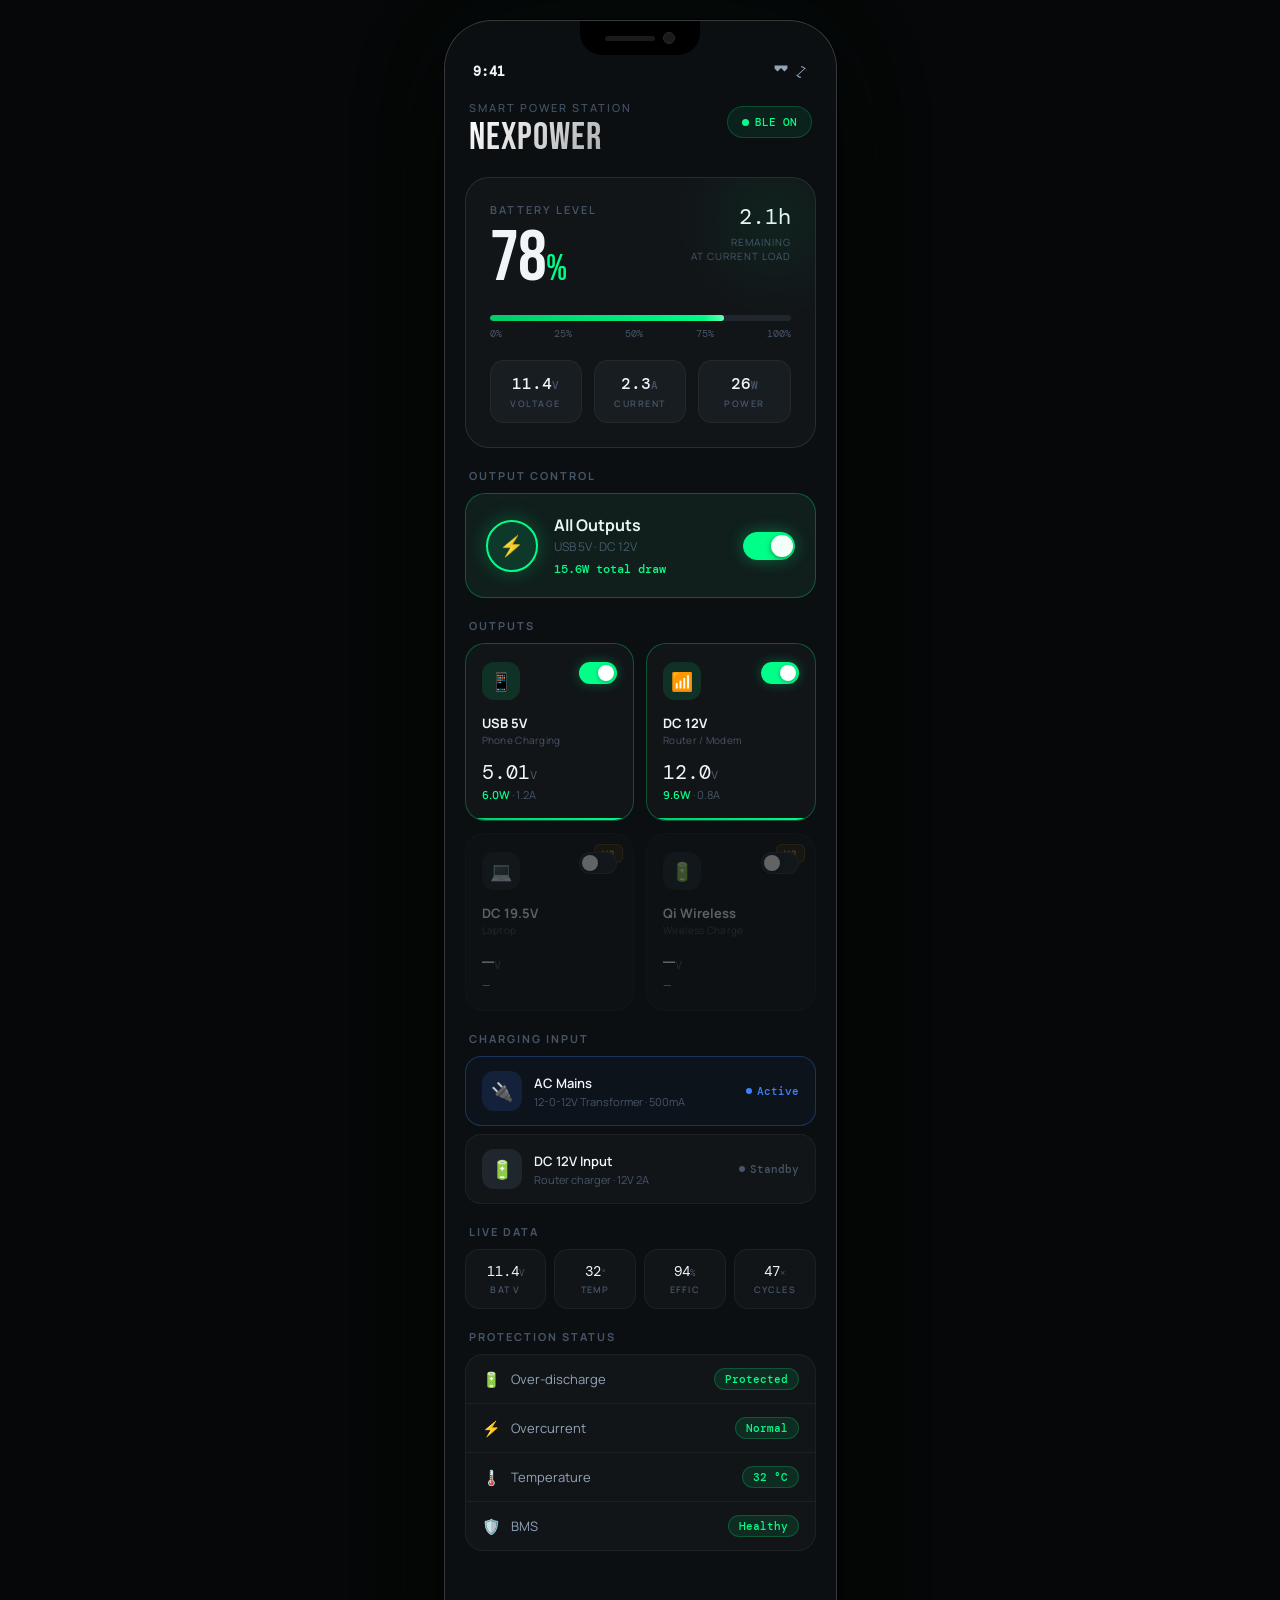
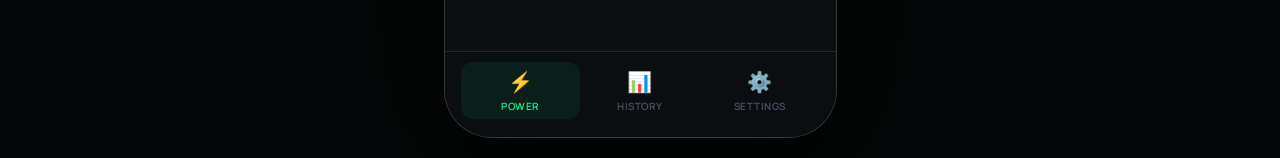
<file: assets/nexpower_mit_dashboard.html>
<!DOCTYPE html>
<html lang="en">
<head>
<meta charset="UTF-8">
<meta name="viewport" content="width=device-width, initial-scale=1.0, viewport-fit=cover">
<title>NexPower — MIT App Designer Mockup</title>
<link href="https://fonts.googleapis.com/css2?family=Bebas+Neue&family=DM+Mono:wght@300;400;500&family=Manrope:wght@300;400;500;600;700;800&display=swap" rel="stylesheet">
<style>
:root {
  --bg:         #060708;
  --s1:         #0c0f12;
  --s2:         #111518;
  --s3:         #181d22;
  --s4:         #1f262d;
  --border:     rgba(255,255,255,0.05);
  --border2:    rgba(255,255,255,0.10);
  --border3:    rgba(255,255,255,0.18);
  --green:      #00ff88;
  --green-dim:  #00cc6a;
  --blue:       #3b82f6;
  --amber:      #f59e0b;
  --red:        #ef4444;
  --text:       #f1f5f9;
  --text2:      #94a3b8;
  --text3:      #475569;
  --mono:       'DM Mono', monospace;
  --display:    'Bebas Neue', sans-serif;
  --body:       'Manrope', sans-serif;
}

*, *::before, *::after { box-sizing: border-box; margin: 0; padding: 0; }
html { -webkit-tap-highlight-color: transparent; }

body {
  background: var(--bg);
  font-family: var(--body);
  color: var(--text);
  min-height: 100vh;
  display: flex;
  align-items: center;
  justify-content: center;
  padding: 20px;
  overflow-x: hidden;
}

/* ─── PHONE FRAME ─── */
.phone-frame {
  width: 393px;
  min-height: 852px;
  background: var(--s1);
  border-radius: 48px;
  border: 1.5px solid var(--border3);
  overflow: hidden;
  position: relative;
  box-shadow:
    0 0 0 1px rgba(0,0,0,0.8),
    0 40px 80px rgba(0,0,0,0.8),
    0 0 120px rgba(0,255,136,0.03);
  display: flex;
  flex-direction: column;
}

/* Notch */
.notch {
  width: 120px;
  height: 34px;
  background: #000;
  border-radius: 0 0 22px 22px;
  margin: 0 auto;
  flex-shrink: 0;
  display: flex;
  align-items: center;
  justify-content: center;
  gap: 8px;
}

.notch-camera {
  width: 12px;
  height: 12px;
  border-radius: 50%;
  background: #1a1a1a;
  border: 1.5px solid #2a2a2a;
}

.notch-speaker {
  width: 50px;
  height: 5px;
  background: #1a1a1a;
  border-radius: 3px;
}

/* ─── STATUS BAR ─── */
.status-bar {
  display: flex;
  align-items: center;
  justify-content: space-between;
  padding: 8px 28px 4px;
  font-size: 12px;
  font-weight: 600;
  color: var(--text2);
  flex-shrink: 0;
}

.status-time {
  font-family: var(--mono);
  font-size: 13px;
  color: var(--text);
}

.status-icons { display: flex; align-items: center; gap: 6px; }
.status-icons svg { width: 14px; height: 14px; fill: var(--text2); }

/* ─── SCROLL CONTENT ─── */
.scroll-content {
  flex: 1;
  overflow-y: auto;
  overflow-x: hidden;
  scroll-behavior: smooth;
  padding-bottom: 80px;
}

.scroll-content::-webkit-scrollbar { display: none; }

/* ─── HEADER ─── */
.header {
  padding: 16px 24px 0;
  display: flex;
  align-items: flex-start;
  justify-content: space-between;
}

.header-left {}

.app-eyebrow {
  font-size: 11px;
  font-weight: 500;
  color: var(--text3);
  letter-spacing: 2px;
  text-transform: uppercase;
  margin-bottom: 4px;
}

.app-title {
  font-family: var(--display);
  font-size: 38px;
  letter-spacing: 1px;
  line-height: 1;
  background: linear-gradient(135deg, #fff 0%, rgba(255,255,255,0.6) 100%);
  -webkit-background-clip: text;
  -webkit-text-fill-color: transparent;
  background-clip: text;
}

.ble-pill {
  display: flex;
  align-items: center;
  gap: 6px;
  background: rgba(0,255,136,0.08);
  border: 1px solid rgba(0,255,136,0.2);
  border-radius: 100px;
  padding: 8px 14px;
  margin-top: 6px;
  cursor: pointer;
  transition: all 0.2s;
  -webkit-tap-highlight-color: transparent;
}

.ble-pill:active { transform: scale(0.96); }
.ble-pill:hover { background: rgba(0,255,136,0.14); }

.ble-pulse {
  width: 7px;
  height: 7px;
  border-radius: 50%;
  background: var(--green);
  animation: greenPulse 2s infinite;
}

.ble-pill-text {
  font-family: var(--mono);
  font-size: 11px;
  color: var(--green);
  font-weight: 500;
}

/* ─── BATTERY HERO CARD ─── */
.battery-hero {
  margin: 20px 20px 0;
  background: var(--s2);
  border: 1px solid var(--border2);
  border-radius: 24px;
  padding: 24px;
  position: relative;
  overflow: hidden;
}

.battery-hero::before {
  content: '';
  position: absolute;
  top: -60px; right: -60px;
  width: 200px; height: 200px;
  background: radial-gradient(circle, rgba(0,255,136,0.06) 0%, transparent 70%);
  pointer-events: none;
}

.battery-hero-top {
  display: flex;
  justify-content: space-between;
  align-items: flex-start;
  margin-bottom: 20px;
}

.battery-label {
  font-size: 11px;
  font-weight: 600;
  letter-spacing: 2px;
  text-transform: uppercase;
  color: var(--text3);
  margin-bottom: 6px;
}

.battery-pct-big {
  font-family: var(--display);
  font-size: 72px;
  line-height: 1;
  letter-spacing: -1px;
  color: var(--text);
}

.battery-pct-sym {
  font-size: 36px;
  color: var(--green);
}

.battery-time-chip {
  display: flex;
  flex-direction: column;
  align-items: flex-end;
  gap: 4px;
}

.battery-time-val {
  font-family: var(--mono);
  font-size: 22px;
  font-weight: 400;
  color: var(--text);
}

.battery-time-lbl {
  font-size: 10px;
  color: var(--text3);
  letter-spacing: 1px;
  text-transform: uppercase;
  text-align: right;
}

/* Battery bar */
.batt-bar-wrap {
  margin-bottom: 20px;
}

.batt-bar-track {
  height: 6px;
  background: var(--s4);
  border-radius: 100px;
  overflow: hidden;
  margin-bottom: 6px;
}

.batt-bar-fill {
  height: 100%;
  width: 78%;
  background: linear-gradient(90deg, var(--green-dim), var(--green));
  border-radius: 100px;
  position: relative;
  transition: width 1s ease;
}

.batt-bar-fill::after {
  content: '';
  position: absolute;
  right: 0; top: 0; bottom: 0;
  width: 20px;
  background: linear-gradient(90deg, transparent, rgba(255,255,255,0.4));
  border-radius: 100px;
  animation: shimmer 2s infinite;
}

.batt-bar-labels {
  display: flex;
  justify-content: space-between;
  font-family: var(--mono);
  font-size: 10px;
  color: var(--text3);
}

/* Metrics row */
.metrics-row {
  display: grid;
  grid-template-columns: 1fr 1fr 1fr;
  gap: 12px;
}

.metric-block {
  background: var(--s3);
  border: 1px solid var(--border);
  border-radius: 14px;
  padding: 12px 10px;
  text-align: center;
}

.metric-val {
  font-family: var(--mono);
  font-size: 16px;
  font-weight: 500;
  color: var(--text);
  margin-bottom: 3px;
}

.metric-val .unit {
  font-size: 11px;
  color: var(--text3);
}

.metric-lbl {
  font-size: 9px;
  letter-spacing: 1.5px;
  text-transform: uppercase;
  color: var(--text3);
  font-weight: 600;
}

/* ─── OUTPUT POWER CONTROL ─── */
.section-row {
  display: flex;
  align-items: center;
  justify-content: space-between;
  padding: 20px 24px 10px;
}

.section-title {
  font-size: 11px;
  font-weight: 700;
  letter-spacing: 2px;
  text-transform: uppercase;
  color: var(--text3);
}

/* ─── MASTER POWER ─── */
.master-power-card {
  margin: 0 20px;
  background: var(--s2);
  border: 1px solid var(--border2);
  border-radius: 20px;
  padding: 20px;
  display: flex;
  align-items: center;
  gap: 16px;
  cursor: pointer;
  transition: all 0.25s cubic-bezier(0.4,0,0.2,1);
  -webkit-tap-highlight-color: transparent;
  position: relative;
  overflow: hidden;
}

.master-power-card::after {
  content: '';
  position: absolute;
  inset: 0;
  background: rgba(0,255,136,0.04);
  opacity: 0;
  transition: opacity 0.25s;
}

.master-power-card.on { border-color: rgba(0,255,136,0.3); }
.master-power-card.on::after { opacity: 1; }
.master-power-card:active { transform: scale(0.98); }

.power-btn {
  width: 52px;
  height: 52px;
  border-radius: 50%;
  border: 2px solid var(--border2);
  background: var(--s3);
  display: flex;
  align-items: center;
  justify-content: center;
  flex-shrink: 0;
  transition: all 0.25s;
  font-size: 20px;
}

.master-power-card.on .power-btn {
  border-color: var(--green);
  background: rgba(0,255,136,0.12);
  box-shadow: 0 0 20px rgba(0,255,136,0.25);
}

.power-text-group { flex: 1 }

.power-main-label {
  font-size: 16px;
  font-weight: 700;
  color: var(--text);
  margin-bottom: 2px;
}

.power-sub-label {
  font-size: 12px;
  color: var(--text3);
}

.master-toggle {
  width: 52px;
  height: 28px;
  border-radius: 100px;
  background: var(--s4);
  border: 1px solid var(--border2);
  position: relative;
  transition: all 0.25s;
  flex-shrink: 0;
}

.master-toggle.on {
  background: var(--green);
  border-color: var(--green);
  box-shadow: 0 0 16px rgba(0,255,136,0.35);
}

.master-toggle-knob {
  width: 22px;
  height: 22px;
  border-radius: 50%;
  background: #fff;
  position: absolute;
  top: 2px;
  left: 3px;
  transition: transform 0.25s cubic-bezier(0.4,0,0.2,1);
  box-shadow: 0 2px 6px rgba(0,0,0,0.4);
}

.master-toggle.on .master-toggle-knob { transform: translateX(24px); }

.power-total-load {
  font-family: var(--mono);
  font-size: 12px;
  color: var(--green);
  font-weight: 500;
  margin-top: 6px;
}

/* ─── OUTPUT CARDS ─── */
.output-cards {
  display: grid;
  grid-template-columns: 1fr 1fr;
  gap: 12px;
  padding: 0 20px;
}

.out-card {
  background: var(--s2);
  border: 1px solid var(--border);
  border-radius: 20px;
  padding: 18px 16px;
  cursor: pointer;
  transition: all 0.2s;
  position: relative;
  overflow: hidden;
  -webkit-tap-highlight-color: transparent;
}

.out-card:active { transform: scale(0.97); }

.out-card.active { border-color: rgba(0,255,136,0.28); }

.out-card.future {
  opacity: 0.35;
  cursor: default;
  pointer-events: none;
}

.out-card-topbar {
  display: flex;
  justify-content: space-between;
  align-items: flex-start;
  margin-bottom: 14px;
}

.out-icon {
  width: 38px;
  height: 38px;
  border-radius: 12px;
  background: var(--s4);
  display: flex;
  align-items: center;
  justify-content: center;
  font-size: 18px;
  transition: background 0.2s;
}

.out-card.active .out-icon {
  background: rgba(0,255,136,0.12);
}

.out-mini-toggle {
  width: 38px;
  height: 22px;
  border-radius: 100px;
  background: var(--s4);
  border: 1px solid var(--border2);
  position: relative;
  transition: all 0.2s;
}

.out-mini-toggle.on {
  background: var(--green);
  border-color: transparent;
  box-shadow: 0 0 12px rgba(0,255,136,0.3);
}

.out-mini-knob {
  width: 16px;
  height: 16px;
  border-radius: 50%;
  background: #fff;
  position: absolute;
  top: 2px;
  left: 2px;
  transition: transform 0.2s cubic-bezier(0.4,0,0.2,1);
  box-shadow: 0 1px 4px rgba(0,0,0,0.3);
}

.out-mini-toggle.on .out-mini-knob { transform: translateX(16px); }

.out-name {
  font-size: 13px;
  font-weight: 700;
  color: var(--text);
  margin-bottom: 1px;
}

.out-desc {
  font-size: 10px;
  color: var(--text3);
  letter-spacing: 0.3px;
  margin-bottom: 12px;
}

.out-reading {
  font-family: var(--mono);
  font-size: 20px;
  font-weight: 400;
  color: var(--text);
  margin-bottom: 2px;
}

.out-reading .unit {
  font-size: 12px;
  color: var(--text3);
}

.out-watts {
  font-size: 11px;
  color: var(--text3);
}

.out-watts .val {
  color: var(--green);
  font-weight: 600;
}

.future-tag {
  position: absolute;
  top: 10px;
  right: 10px;
  background: rgba(245,158,11,0.12);
  border: 1px solid rgba(245,158,11,0.25);
  border-radius: 6px;
  padding: 2px 7px;
  font-size: 9px;
  font-weight: 700;
  letter-spacing: 0.8px;
  text-transform: uppercase;
  color: var(--amber);
}

/* Active bottom bar */
.out-card.active::before {
  content: '';
  position: absolute;
  bottom: 0; left: 0; right: 0;
  height: 2px;
  background: linear-gradient(90deg, var(--green-dim), var(--green));
}

/* ─── CHARGING INPUTS ─── */
.charge-list {
  padding: 0 20px;
  display: flex;
  flex-direction: column;
  gap: 8px;
}

.charge-item {
  background: var(--s2);
  border: 1px solid var(--border);
  border-radius: 16px;
  padding: 14px 16px;
  display: flex;
  align-items: center;
  gap: 12px;
}

.charge-item.active-charge {
  border-color: rgba(59,130,246,0.3);
  background: rgba(59,130,246,0.04);
}

.charge-item-icon {
  width: 40px;
  height: 40px;
  border-radius: 12px;
  background: var(--s4);
  display: flex;
  align-items: center;
  justify-content: center;
  font-size: 18px;
  flex-shrink: 0;
}

.charge-item.active-charge .charge-item-icon {
  background: rgba(59,130,246,0.14);
}

.charge-item-body { flex: 1 }

.charge-item-name {
  font-size: 13px;
  font-weight: 600;
  color: var(--text);
  margin-bottom: 2px;
}

.charge-item-sub {
  font-size: 11px;
  color: var(--text3);
}

.charge-item-status {
  display: flex;
  align-items: center;
  gap: 5px;
  font-family: var(--mono);
  font-size: 11px;
  font-weight: 500;
  color: var(--text3);
}

.charge-item-status.active-s { color: var(--blue); }

.status-dot {
  width: 6px;
  height: 6px;
  border-radius: 50%;
  background: currentColor;
}

.charge-item-status.active-s .status-dot {
  animation: greenPulse 1.5s infinite;
}

/* ─── TELEMETRY STRIP ─── */
.telemetry-strip {
  display: grid;
  grid-template-columns: repeat(4, 1fr);
  gap: 8px;
  padding: 0 20px;
}

.tele-block {
  background: var(--s2);
  border: 1px solid var(--border);
  border-radius: 14px;
  padding: 12px 8px;
  text-align: center;
}

.tele-val {
  font-family: var(--mono);
  font-size: 14px;
  color: var(--text);
  font-weight: 400;
}

.tele-val .u { font-size: 9px; color: var(--text3); }

.tele-lbl {
  font-size: 9px;
  letter-spacing: 1.2px;
  text-transform: uppercase;
  color: var(--text3);
  margin-top: 3px;
  font-weight: 600;
}

/* ─── PROTECTION PANEL ─── */
.protection-panel {
  margin: 0 20px;
  background: var(--s2);
  border: 1px solid var(--border);
  border-radius: 18px;
  overflow: hidden;
}

.prot-row {
  display: flex;
  align-items: center;
  justify-content: space-between;
  padding: 13px 16px;
  border-bottom: 1px solid var(--border);
}

.prot-row:last-child { border-bottom: none; }

.prot-left {
  display: flex;
  align-items: center;
  gap: 10px;
  font-size: 13px;
  color: var(--text2);
}

.prot-icon { font-size: 15px; }

.prot-badge {
  font-family: var(--mono);
  font-size: 11px;
  font-weight: 500;
  padding: 3px 10px;
  border-radius: 100px;
}

.prot-badge.ok {
  background: rgba(0,255,136,0.1);
  color: var(--green);
  border: 1px solid rgba(0,255,136,0.2);
}

.prot-badge.warn {
  background: rgba(245,158,11,0.1);
  color: var(--amber);
  border: 1px solid rgba(245,158,11,0.2);
}

/* ─── BOTTOM TAB BAR ─── */
.tab-bar {
  position: sticky;
  bottom: 0;
  background: rgba(12,15,18,0.92);
  backdrop-filter: blur(20px);
  -webkit-backdrop-filter: blur(20px);
  border-top: 1px solid var(--border2);
  display: grid;
  grid-template-columns: repeat(3, 1fr);
  padding: 10px 16px 18px;
}

.tab {
  display: flex;
  flex-direction: column;
  align-items: center;
  gap: 4px;
  padding: 6px;
  cursor: pointer;
  border-radius: 12px;
  transition: background 0.2s;
  -webkit-tap-highlight-color: transparent;
}

.tab:active { background: var(--s3); }
.tab.active { background: rgba(0,255,136,0.07); }

.tab-icon { font-size: 20px; }

.tab-label {
  font-size: 10px;
  font-weight: 600;
  letter-spacing: 0.5px;
  text-transform: uppercase;
  color: var(--text3);
}

.tab.active .tab-label { color: var(--green); }

/* ─── BLE SCAN SCREEN ─── */
.ble-screen {
  display: none;
  flex-direction: column;
  align-items: center;
  justify-content: center;
  padding: 40px 28px;
  text-align: center;
  min-height: 600px;
}

.ble-screen.show { display: flex; }

.ble-radar {
  position: relative;
  width: 140px;
  height: 140px;
  margin-bottom: 36px;
}

.ble-radar-ring {
  position: absolute;
  inset: 0;
  border-radius: 50%;
  border: 1px solid rgba(59,130,246,0.15);
}

.ble-radar-ring:nth-child(2) {
  inset: 20px;
  border-color: rgba(59,130,246,0.25);
  animation: radarPulse 2s infinite;
}

.ble-radar-ring:nth-child(3) {
  inset: 40px;
  border-color: rgba(59,130,246,0.4);
  animation: radarPulse 2s infinite 0.4s;
}

.ble-radar-core {
  position: absolute;
  inset: 56px;
  border-radius: 50%;
  background: rgba(59,130,246,0.1);
  border: 1px solid rgba(59,130,246,0.5);
  display: flex;
  align-items: center;
  justify-content: center;
  font-size: 14px;
}

.ble-screen-title {
  font-family: var(--display);
  font-size: 34px;
  letter-spacing: 1px;
  margin-bottom: 10px;
}

.ble-screen-sub {
  font-size: 13px;
  color: var(--text3);
  line-height: 1.7;
  max-width: 260px;
  margin-bottom: 32px;
}

.scan-btn {
  width: 100%;
  max-width: 260px;
  padding: 16px 24px;
  background: var(--blue);
  color: #fff;
  border: none;
  border-radius: 14px;
  font-family: var(--body);
  font-size: 14px;
  font-weight: 700;
  letter-spacing: 0.5px;
  cursor: pointer;
  display: flex;
  align-items: center;
  justify-content: center;
  gap: 10px;
  transition: all 0.2s;
  box-shadow: 0 8px 24px rgba(59,130,246,0.35);
}

.scan-btn:active { transform: scale(0.97); }
.scan-btn:hover { box-shadow: 0 12px 32px rgba(59,130,246,0.5); }

.scan-btn.scanning {
  background: var(--s4);
  color: var(--text3);
  box-shadow: none;
  cursor: default;
}

.spinner {
  width: 16px;
  height: 16px;
  border: 2px solid rgba(255,255,255,0.2);
  border-top-color: #fff;
  border-radius: 50%;
  animation: spin 0.8s linear infinite;
}

.device-found-list {
  width: 100%;
  max-width: 300px;
  margin-top: 16px;
  display: flex;
  flex-direction: column;
  gap: 8px;
}

.device-found-item {
  background: var(--s2);
  border: 1px solid var(--border2);
  border-radius: 14px;
  padding: 14px 16px;
  display: flex;
  align-items: center;
  justify-content: space-between;
  cursor: pointer;
  transition: all 0.2s;
}

.device-found-item:hover { border-color: rgba(59,130,246,0.4); }
.device-found-item:active { transform: scale(0.98); }

.dfound-name {
  font-size: 14px;
  font-weight: 600;
  color: var(--text);
  margin-bottom: 2px;
}

.dfound-mac {
  font-family: var(--mono);
  font-size: 10px;
  color: var(--text3);
}

.signal-wrap {
  display: flex;
  align-items: flex-end;
  gap: 2px;
  height: 14px;
}

.sig-bar {
  width: 3px;
  border-radius: 2px;
  background: var(--s4);
}

.sig-bar.active { background: var(--blue); }
.sig-bar:nth-child(1) { height: 4px; }
.sig-bar:nth-child(2) { height: 7px; }
.sig-bar:nth-child(3) { height: 10px; }
.sig-bar:nth-child(4) { height: 14px; }

/* ─── TOAST ─── */
.toast-bar {
  position: fixed;
  bottom: 100px;
  left: 50%;
  transform: translateX(-50%) translateY(20px);
  background: var(--s3);
  border: 1px solid var(--border3);
  border-radius: 100px;
  padding: 10px 20px;
  font-size: 13px;
  font-weight: 500;
  white-space: nowrap;
  opacity: 0;
  transition: all 0.3s cubic-bezier(0.34,1.56,0.64,1);
  pointer-events: none;
  z-index: 99;
  max-width: 340px;
  text-align: center;
}

.toast-bar.show {
  opacity: 1;
  transform: translateX(-50%) translateY(0);
}

/* ─── HISTORY PAGE ─── */
.history-page { padding-bottom: 80px; }

.chart-card {
  margin: 0 20px;
  background: var(--s2);
  border: 1px solid var(--border);
  border-radius: 20px;
  padding: 20px;
  margin-bottom: 12px;
}

.chart-header {
  display: flex;
  justify-content: space-between;
  align-items: center;
  margin-bottom: 16px;
}

.chart-title-text {
  font-size: 11px;
  font-weight: 700;
  letter-spacing: 1.5px;
  text-transform: uppercase;
  color: var(--text3);
}

.chart-val-big {
  font-family: var(--mono);
  font-size: 22px;
  color: var(--green);
}

.chart-bars {
  display: flex;
  align-items: flex-end;
  gap: 5px;
  height: 70px;
  margin-bottom: 8px;
}

.chart-bar {
  flex: 1;
  border-radius: 4px 4px 0 0;
  min-height: 4px;
  transition: height 0.5s ease;
}

.chart-bar.green { background: rgba(0,255,136,0.5); }
.chart-bar.green.highlight { background: var(--green); }
.chart-bar.blue { background: rgba(59,130,246,0.5); }
.chart-bar.blue.highlight { background: var(--blue); }

.chart-x-labels {
  display: flex;
  justify-content: space-between;
  font-family: var(--mono);
  font-size: 9px;
  color: var(--text3);
}

.events-card {
  margin: 0 20px;
  background: var(--s2);
  border: 1px solid var(--border);
  border-radius: 20px;
  overflow: hidden;
}

.event-row {
  display: flex;
  align-items: center;
  gap: 12px;
  padding: 14px 16px;
  border-bottom: 1px solid var(--border);
}

.event-row:last-child { border-bottom: none; }

.event-dot2 {
  width: 8px;
  height: 8px;
  border-radius: 50%;
  flex-shrink: 0;
}

.event-text2 { flex: 1; font-size: 13px; color: var(--text2); }
.event-time2 { font-family: var(--mono); font-size: 11px; color: var(--text3); }

/* ─── SETTINGS PAGE ─── */
.settings-page { padding-bottom: 80px; }

.settings-group2 {
  margin: 0 20px 12px;
  background: var(--s2);
  border: 1px solid var(--border);
  border-radius: 18px;
  overflow: hidden;
}

.s-row {
  display: flex;
  align-items: center;
  justify-content: space-between;
  padding: 15px 16px;
  border-bottom: 1px solid var(--border);
  cursor: pointer;
  transition: background 0.2s;
}

.s-row:last-child { border-bottom: none; }
.s-row:active { background: var(--s3); }

.s-row-left {
  display: flex;
  align-items: center;
  gap: 12px;
}

.s-icon-box {
  width: 34px;
  height: 34px;
  border-radius: 10px;
  background: var(--s4);
  display: flex;
  align-items: center;
  justify-content: center;
  font-size: 15px;
}

.s-name { font-size: 14px; font-weight: 600; color: var(--text); }
.s-sub  { font-size: 11px; color: var(--text3); margin-top: 1px; }
.s-val  { font-family: var(--mono); font-size: 12px; color: var(--text3); display: flex; align-items: center; gap: 6px; }
.s-chev { font-size: 16px; color: var(--text3); }

/* ─── ANIMATIONS ─── */
@keyframes greenPulse {
  0%,100% { box-shadow: 0 0 0 0 rgba(0,255,136,0.5); }
  50%      { box-shadow: 0 0 0 4px rgba(0,255,136,0); }
}

@keyframes shimmer {
  0%   { opacity: 0.6; }
  50%  { opacity: 1; }
  100% { opacity: 0.6; }
}

@keyframes radarPulse {
  0%   { transform: scale(1); opacity: 1; }
  100% { transform: scale(1.4); opacity: 0; }
}

@keyframes spin {
  to { transform: rotate(360deg); }
}

@keyframes slideUp {
  from { opacity: 0; transform: translateY(16px); }
  to   { opacity: 1; transform: translateY(0); }
}

.fade-in {
  animation: slideUp 0.4s ease both;
}
</style>
</head>
<body>

<div class="toast-bar" id="toast"></div>

<div class="phone-frame">
  <div class="notch">
    <div class="notch-speaker"></div>
    <div class="notch-camera"></div>
  </div>

  <div class="status-bar">
    <span class="status-time">9:41</span>
    <div class="status-icons">
      <svg viewBox="0 0 24 24"><path d="M1 6l5 5 6-6 6 6 5-5V1H1z"/></svg>
      <svg viewBox="0 0 24 24"><path d="M12 2C6.5 2 2 6.5 2 12s4.5 10 10 10 10-4.5 10-10S17.5 2 12 2zm0 2c2.1 0 4 .8 5.5 2L4 18.5C2.8 17 2 15.1 2 12c0-5.5 4.5-10 10-10zm0 16c-2.1 0-4-.8-5.5-2L20 5.5C21.2 7 22 8.9 22 12c0 5.5-4.5 10-10 10z"/></svg>
    </div>
  </div>

  <!-- BLE SCAN SCREEN (shown when disconnected) -->
  <div class="ble-screen" id="bleScreen">
    <div class="ble-radar">
      <div class="ble-radar-ring"></div>
      <div class="ble-radar-ring"></div>
      <div class="ble-radar-ring"></div>
      <div class="ble-radar-core">📡</div>
    </div>
    <div class="ble-screen-title">Connect Device</div>
    <div class="ble-screen-sub">Scan for your NexPower device. Enable Bluetooth on your phone first.</div>
    <button class="scan-btn" id="scanBtn" onclick="doScan()">
      <span>🔍</span> Scan for Devices
    </button>
    <div class="device-found-list" id="deviceFoundList"></div>
  </div>

  <!-- MAIN CONTENT -->
  <div id="mainContent" style="display:flex;flex-direction:column;flex:1">

    <div class="scroll-content" id="scrollContent">

      <!-- ── PAGE: DASHBOARD ── -->
      <div id="page-dashboard" class="fade-in">

        <!-- Header -->
        <div class="header">
          <div class="header-left">
            <div class="app-eyebrow">Smart Power Station</div>
            <div class="app-title">NEXPOWER</div>
          </div>
          <div class="ble-pill" onclick="disconnectBLE()">
            <div class="ble-pulse"></div>
            <span class="ble-pill-text">BLE ON</span>
          </div>
        </div>

        <!-- Battery Hero -->
        <div class="battery-hero fade-in" style="animation-delay:0.05s">
          <div class="battery-hero-top">
            <div>
              <div class="battery-label">Battery Level</div>
              <div class="battery-pct-big" id="battPct">78<span class="battery-pct-sym">%</span></div>
            </div>
            <div class="battery-time-chip">
              <div class="battery-time-val" id="timeVal">2.1h</div>
              <div class="battery-time-lbl">Remaining<br>at current load</div>
            </div>
          </div>

          <div class="batt-bar-wrap">
            <div class="batt-bar-track">
              <div class="batt-bar-fill" id="battBar" style="width:78%"></div>
            </div>
            <div class="batt-bar-labels">
              <span>0%</span><span>25%</span><span>50%</span><span>75%</span><span>100%</span>
            </div>
          </div>

          <div class="metrics-row">
            <div class="metric-block">
              <div class="metric-val" id="mVolt">11.4<span class="unit">V</span></div>
              <div class="metric-lbl">Voltage</div>
            </div>
            <div class="metric-block">
              <div class="metric-val" id="mCurr">2.3<span class="unit">A</span></div>
              <div class="metric-lbl">Current</div>
            </div>
            <div class="metric-block">
              <div class="metric-val" id="mWatt">26<span class="unit">W</span></div>
              <div class="metric-lbl">Power</div>
            </div>
          </div>
        </div>

        <!-- Master Power -->
        <div class="section-row">
          <div class="section-title">Output Control</div>
        </div>

        <div class="master-power-card on" id="masterCard" onclick="toggleMaster()">
          <div class="power-btn" id="powerBtn">⚡</div>
          <div class="power-text-group">
            <div class="power-main-label">All Outputs</div>
            <div class="power-sub-label">USB 5V · DC 12V</div>
            <div class="power-total-load" id="totalLoad">15.6W total draw</div>
          </div>
          <div class="master-toggle on" id="masterToggle">
            <div class="master-toggle-knob"></div>
          </div>
        </div>

        <!-- Output Cards -->
        <div class="section-row">
          <div class="section-title">Outputs</div>
        </div>

        <div class="output-cards">
          <div class="out-card active" id="outcard-usb" onclick="toggleOut('usb')">
            <div class="out-card-topbar">
              <div class="out-icon">📱</div>
              <div class="out-mini-toggle on" id="outtog-usb"><div class="out-mini-knob"></div></div>
            </div>
            <div class="out-name">USB 5V</div>
            <div class="out-desc">Phone Charging</div>
            <div class="out-reading" id="outv-usb">5.01<span class="unit">V</span></div>
            <div class="out-watts"><span class="val" id="outw-usb">6.0W</span> · 1.2A</div>
          </div>

          <div class="out-card active" id="outcard-dc12" onclick="toggleOut('dc12')">
            <div class="out-card-topbar">
              <div class="out-icon">📶</div>
              <div class="out-mini-toggle on" id="outtog-dc12"><div class="out-mini-knob"></div></div>
            </div>
            <div class="out-name">DC 12V</div>
            <div class="out-desc">Router / Modem</div>
            <div class="out-reading" id="outv-dc12">12.0<span class="unit">V</span></div>
            <div class="out-watts"><span class="val" id="outw-dc12">9.6W</span> · 0.8A</div>
          </div>

          <div class="out-card future">
            <div class="future-tag">v2</div>
            <div class="out-card-topbar">
              <div class="out-icon">💻</div>
              <div class="out-mini-toggle"><div class="out-mini-knob"></div></div>
            </div>
            <div class="out-name">DC 19.5V</div>
            <div class="out-desc">Laptop</div>
            <div class="out-reading">—<span class="unit">V</span></div>
            <div class="out-watts"><span class="val">—</span></div>
          </div>

          <div class="out-card future">
            <div class="future-tag">v2</div>
            <div class="out-card-topbar">
              <div class="out-icon">🔋</div>
              <div class="out-mini-toggle"><div class="out-mini-knob"></div></div>
            </div>
            <div class="out-name">Qi Wireless</div>
            <div class="out-desc">Wireless Charge</div>
            <div class="out-reading">—<span class="unit">V</span></div>
            <div class="out-watts"><span class="val">—</span></div>
          </div>
        </div>

        <!-- Charging Inputs -->
        <div class="section-row">
          <div class="section-title">Charging Input</div>
        </div>

        <div class="charge-list">
          <div class="charge-item active-charge">
            <div class="charge-item-icon">🔌</div>
            <div class="charge-item-body">
              <div class="charge-item-name">AC Mains</div>
              <div class="charge-item-sub">12-0-12V Transformer · 500mA</div>
            </div>
            <div class="charge-item-status active-s">
              <div class="status-dot"></div> Active
            </div>
          </div>
          <div class="charge-item">
            <div class="charge-item-icon">🔋</div>
            <div class="charge-item-body">
              <div class="charge-item-name">DC 12V Input</div>
              <div class="charge-item-sub">Router charger · 12V 2A</div>
            </div>
            <div class="charge-item-status">
              <div class="status-dot"></div> Standby
            </div>
          </div>
        </div>

        <!-- Telemetry Strip -->
        <div class="section-row">
          <div class="section-title">Live Data</div>
        </div>

        <div class="telemetry-strip">
          <div class="tele-block">
            <div class="tele-val">11.4<span class="u">V</span></div>
            <div class="tele-lbl">BAT V</div>
          </div>
          <div class="tele-block">
            <div class="tele-val" id="t-temp">32<span class="u">°</span></div>
            <div class="tele-lbl">Temp</div>
          </div>
          <div class="tele-block">
            <div class="tele-val">94<span class="u">%</span></div>
            <div class="tele-lbl">Effic</div>
          </div>
          <div class="tele-block">
            <div class="tele-val">47<span class="u">×</span></div>
            <div class="tele-lbl">Cycles</div>
          </div>
        </div>

        <!-- Protection -->
        <div class="section-row">
          <div class="section-title">Protection Status</div>
        </div>

        <div class="protection-panel">
          <div class="prot-row">
            <div class="prot-left"><span class="prot-icon">🔋</span> Over-discharge</div>
            <div class="prot-badge ok">Protected</div>
          </div>
          <div class="prot-row">
            <div class="prot-left"><span class="prot-icon">⚡</span> Overcurrent</div>
            <div class="prot-badge ok">Normal</div>
          </div>
          <div class="prot-row">
            <div class="prot-left"><span class="prot-icon">🌡️</span> Temperature</div>
            <div class="prot-badge ok">32 °C</div>
          </div>
          <div class="prot-row">
            <div class="prot-left"><span class="prot-icon">🛡️</span> BMS</div>
            <div class="prot-badge ok">Healthy</div>
          </div>
        </div>

        <div style="height:20px"></div>
      </div><!-- end page-dashboard -->

      <!-- ── PAGE: HISTORY ── -->
      <div id="page-history" style="display:none" class="history-page fade-in">
        <div class="section-row"><div class="section-title">Battery History</div></div>

        <div class="chart-card">
          <div class="chart-header">
            <div class="chart-title-text">Voltage — last 8hrs</div>
            <div class="chart-val-big">11.4V</div>
          </div>
          <div class="chart-bars" id="voltChart"></div>
          <div class="chart-x-labels"><span>-8h</span><span>-6h</span><span>-4h</span><span>-2h</span><span>Now</span></div>
        </div>

        <div class="chart-card">
          <div class="chart-header">
            <div class="chart-title-text">Battery % — last 8hrs</div>
            <div class="chart-val-big">78%</div>
          </div>
          <div class="chart-bars" id="pctChart"></div>
          <div class="chart-x-labels"><span>-8h</span><span>-6h</span><span>-4h</span><span>-2h</span><span>Now</span></div>
        </div>

        <div class="section-row"><div class="section-title">Event Log</div></div>

        <div class="events-card" id="eventsCard"></div>

        <div style="height:20px"></div>
      </div>

      <!-- ── PAGE: SETTINGS ── -->
      <div id="page-settings" style="display:none" class="settings-page fade-in">
        <div class="section-row"><div class="section-title">Device Settings</div></div>

        <div class="settings-group2">
          <div class="s-row" onclick="toast('Auto-sleep: 30 min')">
            <div class="s-row-left">
              <div class="s-icon-box">😴</div>
              <div><div class="s-name">Auto Sleep</div><div class="s-sub">When idle timeout</div></div>
            </div>
            <div class="s-val">30 min <span class="s-chev">›</span></div>
          </div>
          <div class="s-row" onclick="toast('Cutoff: 10%')">
            <div class="s-row-left">
              <div class="s-icon-box">🔋</div>
              <div><div class="s-name">Low Battery Cutoff</div><div class="s-sub">Auto-shutdown level</div></div>
            </div>
            <div class="s-val">10% <span class="s-chev">›</span></div>
          </div>
          <div class="s-row" onclick="toast('Fan: Auto mode')">
            <div class="s-row-left">
              <div class="s-icon-box">🌀</div>
              <div><div class="s-name">Cooling Fan</div><div class="s-sub">12V auto-controlled</div></div>
            </div>
            <div class="s-val">Auto <span class="s-chev">›</span></div>
          </div>
        </div>

        <div class="settings-group2">
          <div class="s-row" onclick="toast('ID: PB_A4CF12B73E91')">
            <div class="s-row-left">
              <div class="s-icon-box">📟</div>
              <div><div class="s-name">Device ID</div><div class="s-sub">PB_A4CF12B73E91</div></div>
            </div>
            <div class="s-val"><span class="s-chev">›</span></div>
          </div>
          <div class="s-row" onclick="toast('Firmware: v1.0.0')">
            <div class="s-row-left">
              <div class="s-icon-box">💾</div>
              <div><div class="s-name">Firmware</div><div class="s-sub">v1.0.0 — Up to date</div></div>
            </div>
            <div class="s-val"><span class="s-chev">›</span></div>
          </div>
          <div class="s-row" onclick="toast('BLE: NexPower_B73E')">
            <div class="s-row-left">
              <div class="s-icon-box">📡</div>
              <div><div class="s-name">BLE Name</div><div class="s-sub">NexPower_B73E</div></div>
            </div>
            <div class="s-val"><span class="s-chev">›</span></div>
          </div>
        </div>

        <div class="settings-group2">
          <div class="s-row" onclick="toast('Alerts enabled')">
            <div class="s-row-left">
              <div class="s-icon-box">🔔</div>
              <div><div class="s-name">Alerts</div><div class="s-sub">Low battery, overtemp</div></div>
            </div>
            <div class="s-val">On <span class="s-chev">›</span></div>
          </div>
          <div class="s-row" onclick="disconnectBLE()">
            <div class="s-row-left">
              <div class="s-icon-box">📴</div>
              <div><div class="s-name">Disconnect BLE</div><div class="s-sub">Drop connection</div></div>
            </div>
            <div class="s-val"><span class="s-chev">›</span></div>
          </div>
        </div>

        <div style="height:20px"></div>
      </div>

    </div><!-- end scroll-content -->

    <!-- TAB BAR -->
    <div class="tab-bar">
      <div class="tab active" id="tab-dashboard" onclick="switchTab('dashboard')">
        <span class="tab-icon">⚡</span>
        <span class="tab-label">Power</span>
      </div>
      <div class="tab" id="tab-history" onclick="switchTab('history')">
        <span class="tab-icon">📊</span>
        <span class="tab-label">History</span>
      </div>
      <div class="tab" id="tab-settings" onclick="switchTab('settings')">
        <span class="tab-icon">⚙️</span>
        <span class="tab-label">Settings</span>
      </div>
    </div>

  </div><!-- end mainContent -->
</div><!-- end phone-frame -->

<script>
// ── STATE ──
const S = {
  ble: true, master: true,
  usb: true, dc12: true,
  battPct: 78, battV: 11.4,
  battI: 2.3, temp: 32,
};

// ── BLE ──
function disconnectBLE() {
  S.ble = false;
  document.getElementById('mainContent').style.display = 'none';
  document.getElementById('bleScreen').style.display = 'flex';
  toast('Disconnected');
}

let scanning = false;
function doScan() {
  if (scanning) return;
  scanning = true;
  const btn = document.getElementById('scanBtn');
  btn.classList.add('scanning');
  btn.innerHTML = '<div class="spinner"></div> Scanning…';
  document.getElementById('deviceFoundList').innerHTML = '';

  setTimeout(() => {
    document.getElementById('deviceFoundList').innerHTML = `
      <div class="device-found-item" onclick="connectDev('NexPower_B73E','A4:CF:12:B7:3E:91')">
        <div>
          <div class="dfound-name">NexPower_B73E</div>
          <div class="dfound-mac">A4:CF:12:B7:3E:91</div>
        </div>
        <div class="signal-wrap">
          <div class="sig-bar active"></div>
          <div class="sig-bar active"></div>
          <div class="sig-bar active"></div>
          <div class="sig-bar"></div>
        </div>
      </div>`;
    btn.classList.remove('scanning');
    btn.innerHTML = '<span>🔍</span> Scan Again';
    scanning = false;
  }, 2000);
}

function connectDev(name, mac) {
  toast('Connecting to ' + name + '…');
  setTimeout(() => {
    S.ble = true;
    document.getElementById('bleScreen').style.display = 'none';
    document.getElementById('mainContent').style.display = 'flex';
    document.getElementById('deviceFoundList').innerHTML = '';
    toast('✓ Connected — ' + name);
  }, 1200);
}

// ── MASTER TOGGLE ──
function toggleMaster() {
  S.master = !S.master;
  const card = document.getElementById('masterCard');
  const tog  = document.getElementById('masterToggle');
  const btn  = document.getElementById('powerBtn');

  if (S.master) {
    card.classList.add('on');
    tog.classList.add('on');
    setOut('usb', S.usb);
    setOut('dc12', S.dc12);
    toast('⚡ Outputs ON');
  } else {
    card.classList.remove('on');
    tog.classList.remove('on');
    setOut('usb', false);
    setOut('dc12', false);
    toast('Outputs OFF');
  }
  recalcLoad();
}

// ── OUTPUT TOGGLE ──
function toggleOut(id) {
  if (!S.master) { toast('Turn on main power first'); return; }
  S[id] = !S[id];
  setOut(id, S[id]);
  recalcLoad();
  toast(id === 'usb'
    ? (S.usb  ? '📱 USB 5V → ON'  : '📱 USB 5V → OFF')
    : (S.dc12 ? '📶 12V DC → ON' : '📶 12V DC → OFF'));
}

function setOut(id, state) {
  document.getElementById('outcard-' + id).classList.toggle('active', state);
  document.getElementById('outtog-'  + id).classList.toggle('on',     state);
  const on = state && S.master;
  document.getElementById('outv-' + id).innerHTML = on
    ? (id === 'usb' ? '5.01' : '12.0') + '<span class="unit">V</span>'
    : '0.00<span class="unit">V</span>';
  document.getElementById('outw-' + id).textContent = on
    ? (id === 'usb' ? '6.0W' : '9.6W') : '0W';
}

function recalcLoad() {
  const w = (S.master && S.usb ? 6.0 : 0) + (S.master && S.dc12 ? 9.6 : 0);
  document.getElementById('totalLoad').textContent = w.toFixed(1) + 'W total draw';
  const hrs = w > 0 ? (44 / w).toFixed(1) : '∞';
  document.getElementById('timeVal').textContent = w > 0 ? hrs + 'h' : '∞';
}

// ── TABS ──
const pages = ['dashboard','history','settings'];
function switchTab(name) {
  pages.forEach(p => {
    document.getElementById('page-' + p).style.display = p === name ? 'block' : 'none';
    document.getElementById('tab-' + p).classList.toggle('active', p === name);
  });
  document.getElementById('scrollContent').scrollTop = 0;
}

// ── TOAST ──
let toastT;
function toast(msg) {
  const el = document.getElementById('toast');
  el.textContent = msg;
  el.classList.add('show');
  clearTimeout(toastT);
  toastT = setTimeout(() => el.classList.remove('show'), 2400);
}

// ── BUILD CHARTS ──
function buildCharts() {
  const voltH  = [93,91,89,87,86,85,84,78].map(v => (v/100*70));
  const pctH   = [95,92,90,88,86,84,82,78];

  const vc = document.getElementById('voltChart');
  vc.innerHTML = voltH.map((h,i) =>
    `<div class="chart-bar green${i===7?' highlight':''}" style="height:${h}px"></div>`).join('');

  const pc = document.getElementById('pctChart');
  pc.innerHTML = pctH.map((h,i) =>
    `<div class="chart-bar blue${i===7?' highlight':''}" style="height:${h*.7}px"></div>`).join('');

  const events = [
    { col:'#3b82f6', text:'AC charging started',       time:'2h ago' },
    { col:'#00ff88', text:'Outputs turned ON',          time:'3h ago' },
    { col:'#475569', text:'Auto sleep activated',       time:'5h ago' },
    { col:'#3b82f6', text:'DC 12V input connected',     time:'6h ago' },
    { col:'#00ff88', text:'Device powered on',          time:'8h ago' },
  ];

  document.getElementById('eventsCard').innerHTML = events.map(e => `
    <div class="event-row">
      <div class="event-dot2" style="background:${e.col}"></div>
      <div class="event-text2">${e.text}</div>
      <div class="event-time2">${e.time}</div>
    </div>`).join('');
}

// ── LIVE SIM ──
function liveLoop() {
  setInterval(() => {
    if (!S.ble) return;
    const v = (11.4 + (Math.random()-0.5)*0.15).toFixed(1);
    const t = Math.round(31 + Math.random()*3);
    document.getElementById('mVolt').innerHTML = v + '<span class="unit">V</span>';
    document.getElementById('t-temp').innerHTML = t + '<span class="u">°</span>';
  }, 3000);
}

buildCharts();
liveLoop();
</script>
</body>
</html>
</file>
